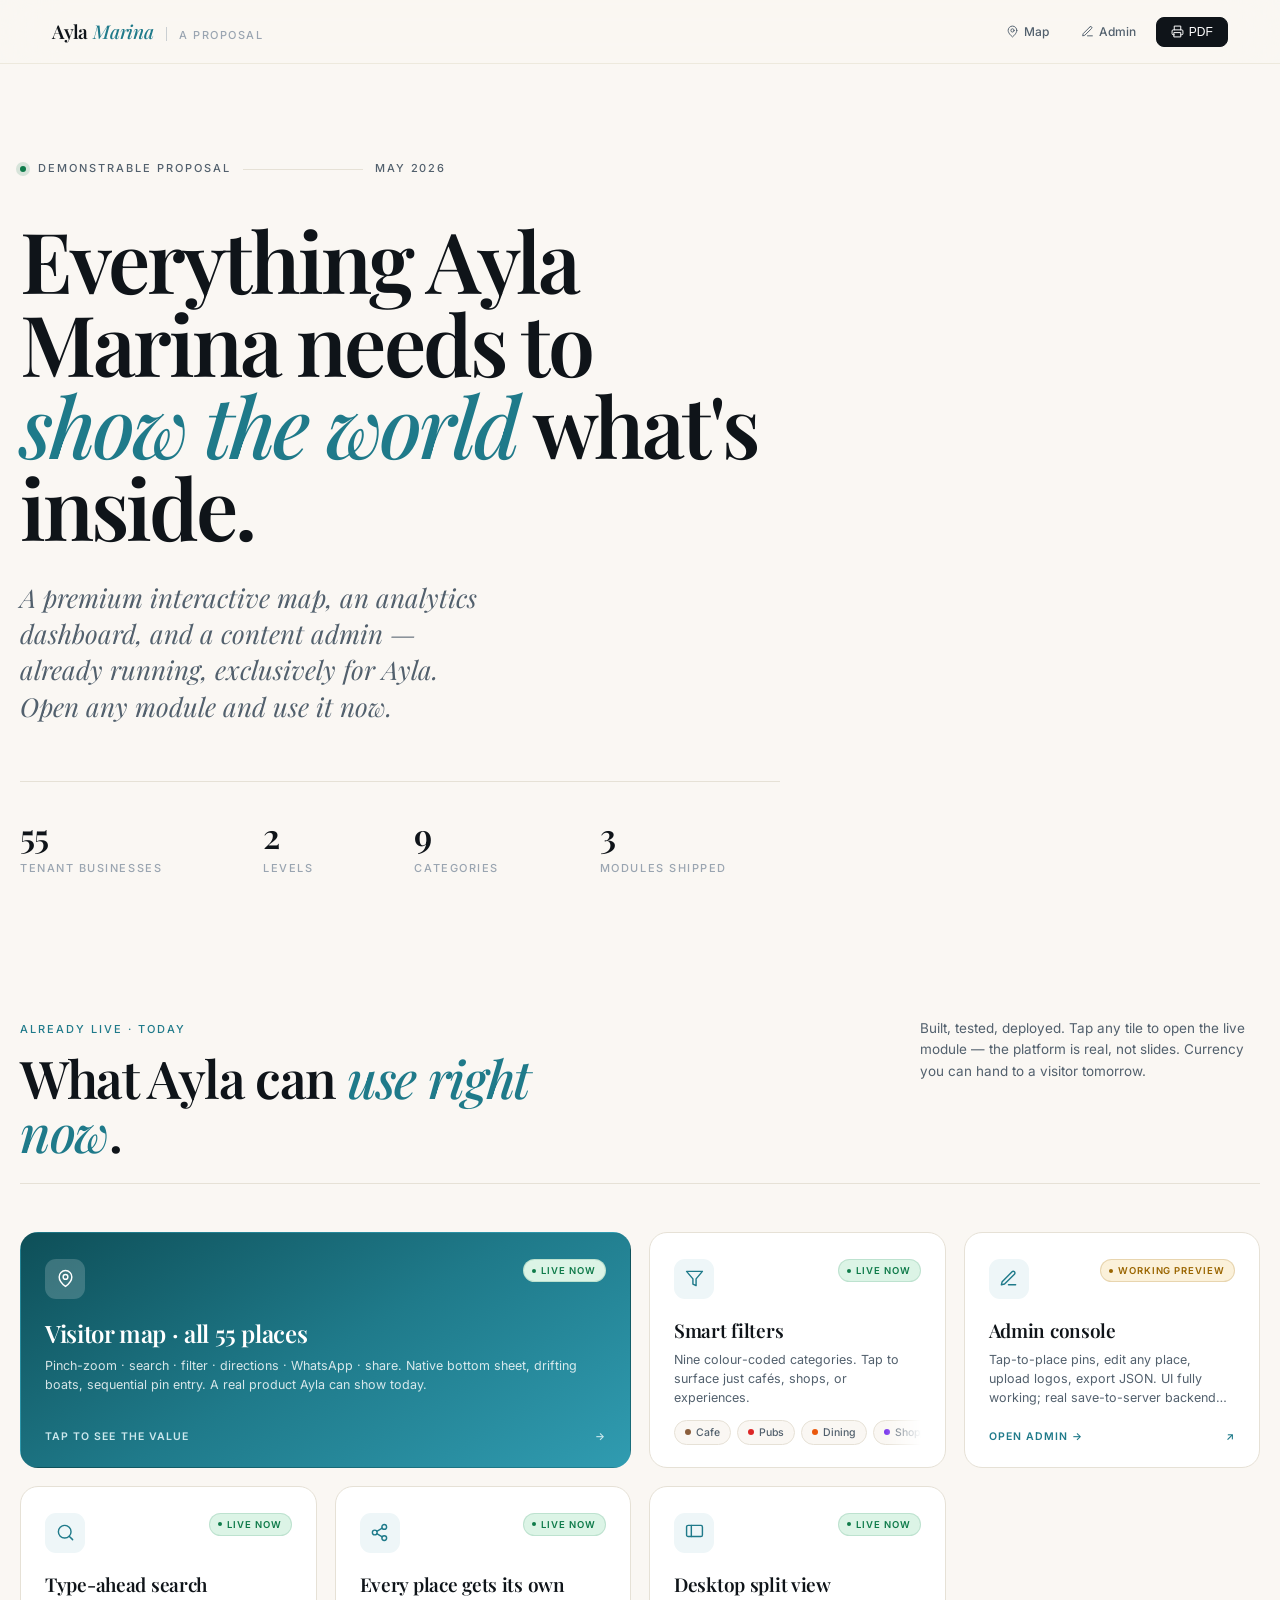
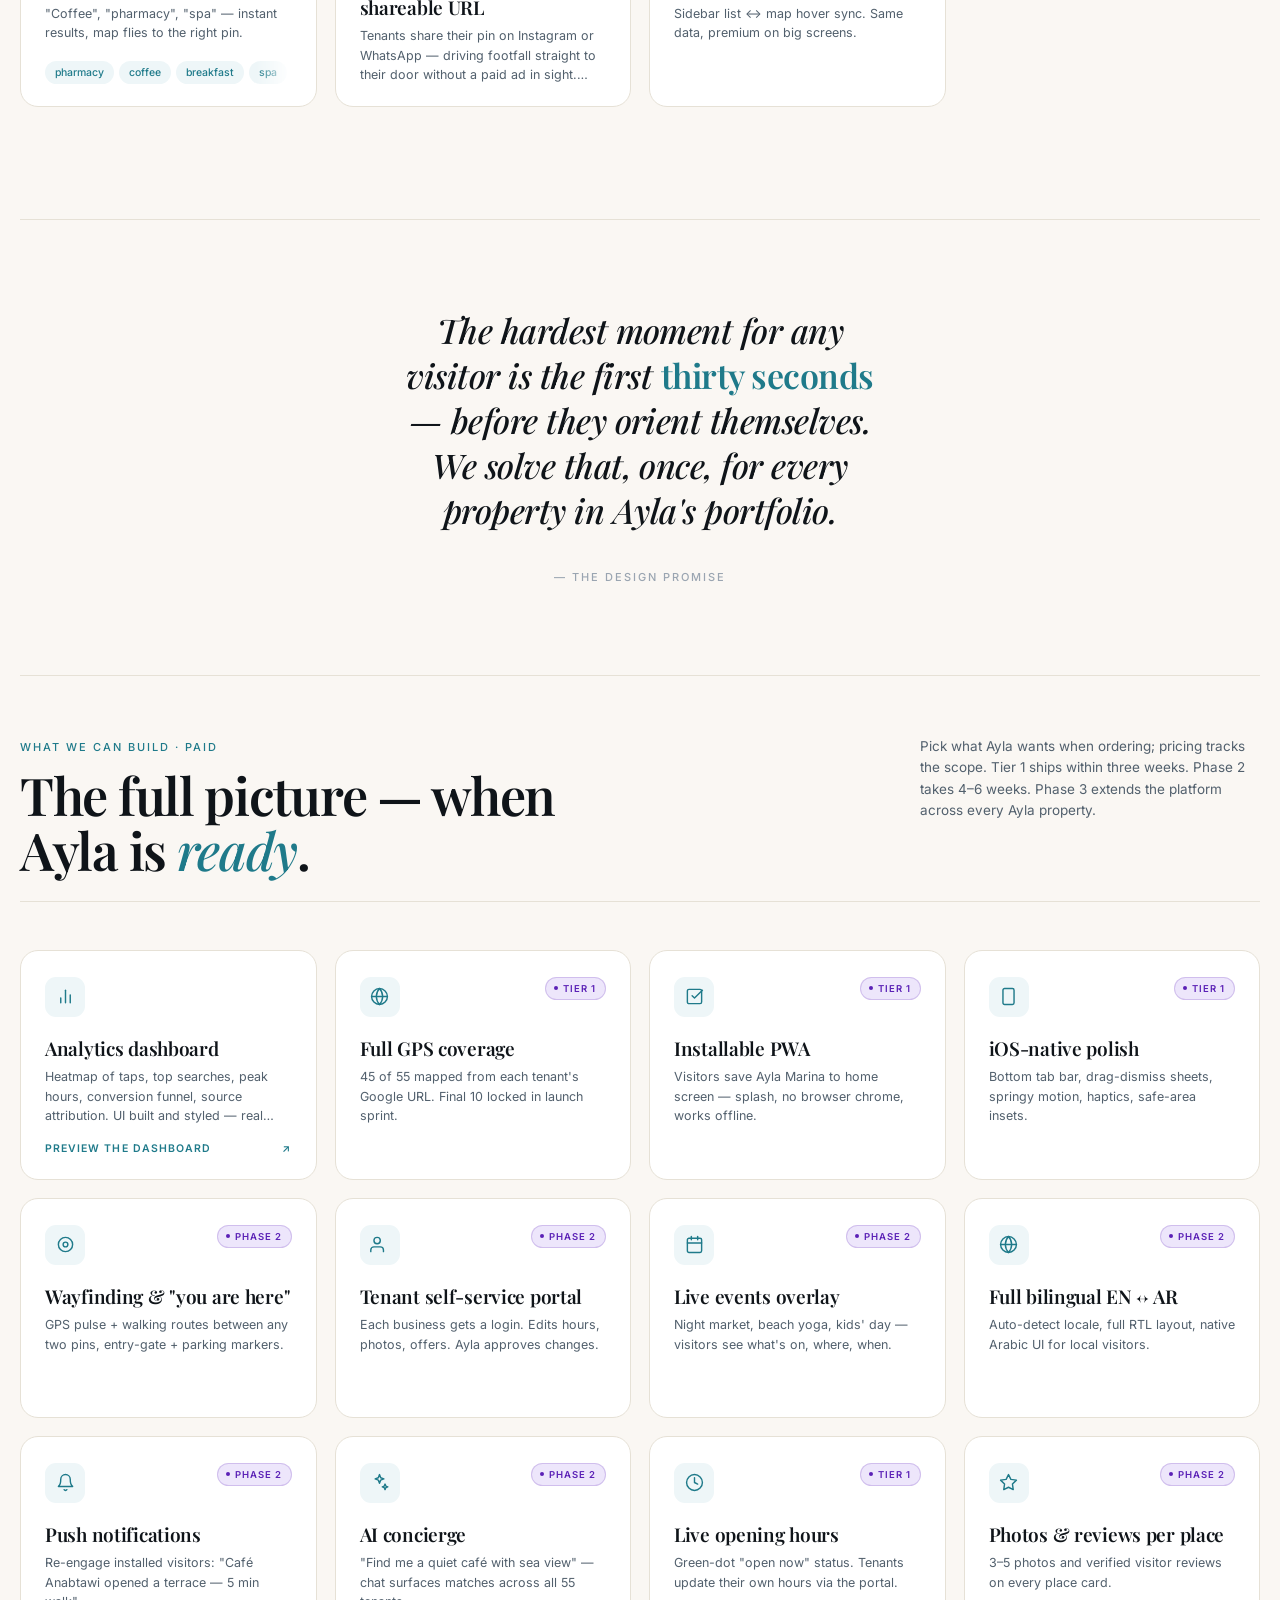
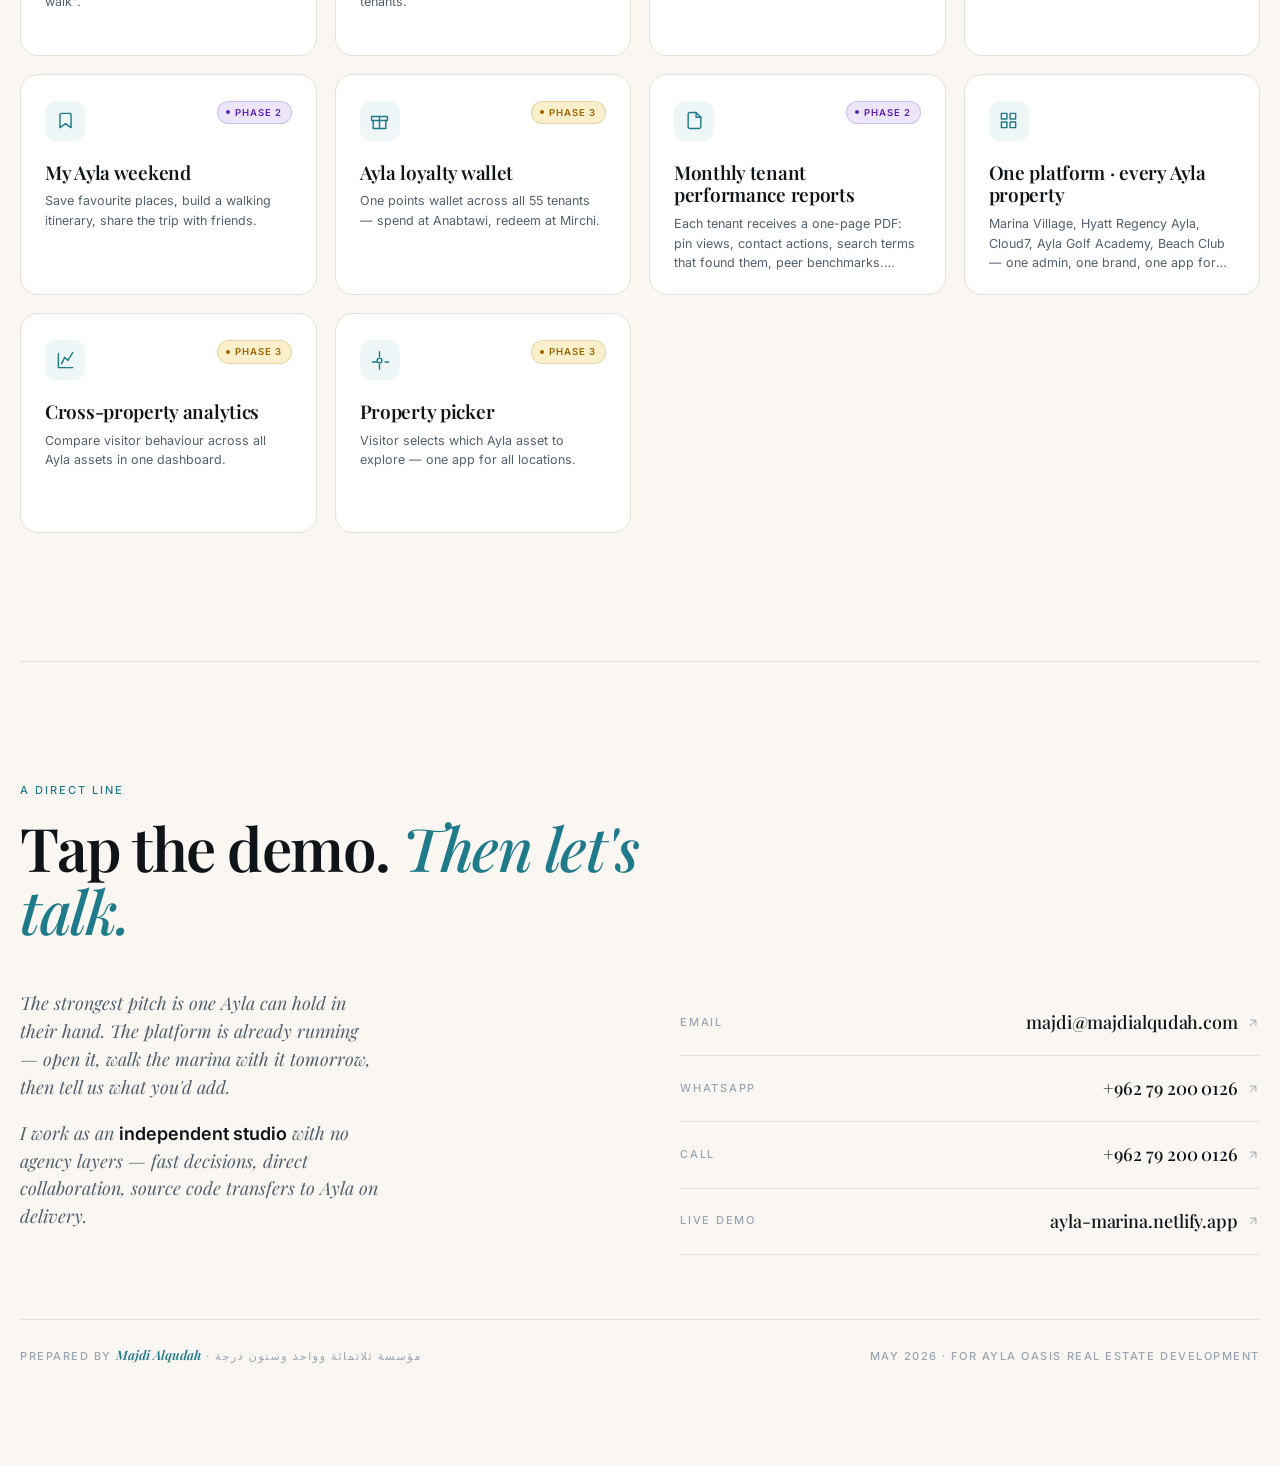
<file: pitch.html>
<!doctype html>
<html lang="en">
<head>
<meta charset="utf-8">
<meta name="viewport" content="width=device-width, initial-scale=1">
<meta name="theme-color" content="#3AB0C8">
<title>Ayla Marina · A proposal</title>
<link rel="preconnect" href="https://fonts.googleapis.com">
<link rel="preconnect" href="https://fonts.gstatic.com" crossorigin>
<link href="https://fonts.googleapis.com/css2?family=Inter:wght@300;400;500;600;700&family=Playfair+Display:ital,wght@0,500;0,600;0,700;1,500;1,600&display=swap" rel="stylesheet">
<style>
  :root{
    --aqua:#3AB0C8;
    --aqua-deep:#1F7A8A;
    --aqua-darker:#0E4F58;
    --aqua-soft:#CCE8ED;
    --aqua-mist:#EEF6F8;
    --cream:#FAF7F3;
    --cream-deep:#F1ECE3;
    --ink:#0F1419;
    --ink-2:#52606D;
    --ink-3:#9AA5B1;
    --line:#E6E1D6;
    --line-soft:#EDE9DD;
    --shipped:#0F7B4A;
    --shipped-soft:#DCF4E6;
    --paid:#5B21B6;
    --paid-soft:#EDE6FB;
    --future:#9A6500;
    --future-soft:#FCEFCB;
    --serif:'Playfair Display',Georgia,serif;
    --sans:'Inter',-apple-system,BlinkMacSystemFont,system-ui,sans-serif;
  }
  *,*::before,*::after{box-sizing:border-box}
  html{scroll-behavior:smooth}
  body{
    margin:0;padding:0;
    background:var(--cream);color:var(--ink);
    font-family:var(--sans);font-size:14px;line-height:1.62;
    -webkit-font-smoothing:antialiased;
    text-rendering:optimizeLegibility;
  }
  ::selection{background:var(--aqua-soft);color:var(--aqua-darker)}

  /* ============================================================
     Top bar
     ============================================================ */
  .top{
    position:sticky;top:0;z-index:50;
    background:rgba(250,247,243,.86);
    backdrop-filter:blur(28px) saturate(1.4);
    -webkit-backdrop-filter:blur(28px) saturate(1.4);
    border-bottom:1px solid var(--line-soft);
  }
  .top-inner{
    max-width:1240px;margin:0 auto;
    padding:14px 32px;
    display:flex;align-items:center;justify-content:space-between;gap:24px;
  }
  .wordmark{
    font-family:var(--serif);font-weight:600;font-size:19px;
    letter-spacing:-.01em;color:var(--ink);
  }
  .wordmark em{font-style:italic;font-weight:500;color:var(--aqua-deep)}
  .wordmark .sep{
    display:inline-block;width:1px;height:14px;background:var(--ink-3);opacity:.5;
    margin:0 12px;vertical-align:middle;
  }
  .wordmark .meta{font-family:var(--sans);font-style:normal;font-weight:500;font-size:11px;letter-spacing:.14em;text-transform:uppercase;color:var(--ink-3)}
  .top-actions{display:flex;gap:6px;flex-wrap:wrap;align-items:center}
  .top-actions a,.top-actions button{
    border:1px solid transparent;background:transparent;color:var(--ink-2);
    padding:7px 12px;border-radius:8px;
    font-size:12px;font-weight:500;letter-spacing:.01em;cursor:pointer;
    display:inline-flex;align-items:center;gap:5px;
    text-decoration:none;
    transition:color 160ms,background 160ms,border-color 160ms;
  }
  .top-actions a:hover,.top-actions button:hover{color:var(--ink);background:rgba(15,20,25,.04)}
  .top-actions .pdf{
    background:var(--ink);color:#fff;border-color:var(--ink);
    padding:7px 14px;
  }
  .top-actions .pdf:hover{background:var(--aqua-darker);color:#fff;border-color:var(--aqua-darker)}
  .top-actions svg{width:13px;height:13px}

  /* ============================================================
     Layout
     ============================================================ */
  .wrap{max-width:1240px;margin:0 auto;padding:0 32px}

  /* ============================================================
     Hero — editorial title page
     ============================================================ */
  .hero{
    padding:96px 0 80px;
    text-align:left;
    position:relative;
  }
  .hero-eyebrow{
    display:flex;align-items:center;gap:12px;
    font-size:11px;font-weight:500;letter-spacing:.18em;text-transform:uppercase;
    color:var(--ink-2);margin-bottom:40px;
  }
  .hero-eyebrow .rule{flex:1;max-width:120px;height:1px;background:var(--line);display:inline-block}
  .hero-eyebrow .dot{
    width:6px;height:6px;border-radius:50%;background:var(--shipped);
    box-shadow:0 0 0 4px rgba(15,123,74,.15);
    animation:pulse 2.4s ease-in-out infinite;
  }
  @keyframes pulse{50%{box-shadow:0 0 0 4px rgba(15,123,74,.05)}}
  .hero h1{
    font-family:var(--serif);font-weight:600;
    font-size:clamp(48px,7vw,84px);
    letter-spacing:-.035em;line-height:0.98;
    margin:0 0 32px;color:var(--ink);
    max-width:14ch;
  }
  .hero h1 em{font-style:italic;font-weight:500;color:var(--aqua-deep)}
  .hero-lede{
    font-family:var(--serif);font-style:italic;font-weight:400;
    font-size:clamp(20px,2.2vw,26px);line-height:1.4;
    color:var(--ink-2);margin:0 0 56px;
    max-width:32ch;
  }
  .hero-meta{
    display:grid;grid-template-columns:repeat(4,auto);gap:48px;
    padding-top:36px;border-top:1px solid var(--line);
    max-width:760px;
  }
  .hero-meta .k{
    font-family:var(--serif);font-weight:600;font-size:34px;letter-spacing:-.02em;
    color:var(--ink);line-height:1;
  }
  .hero-meta .l{
    font-size:11px;letter-spacing:.14em;text-transform:uppercase;
    color:var(--ink-3);font-weight:500;margin-top:8px;
  }

  /* ============================================================
     Section header
     ============================================================ */
  .section{padding:60px 0 24px}
  .section-head{
    display:flex;align-items:baseline;justify-content:space-between;gap:40px;
    margin-bottom:48px;padding-bottom:24px;border-bottom:1px solid var(--line);
    flex-wrap:wrap;
  }
  .section-head .left{flex:1;min-width:0}
  .section-eyebrow{
    font-size:11px;font-weight:500;letter-spacing:.18em;text-transform:uppercase;
    color:var(--aqua-deep);margin:0 0 12px;
  }
  .section-head h2{
    font-family:var(--serif);font-weight:600;
    font-size:clamp(36px,4.5vw,52px);letter-spacing:-.025em;line-height:1.04;
    margin:0;color:var(--ink);max-width:18ch;
  }
  .section-head h2 em{font-style:italic;font-weight:500;color:var(--aqua-deep)}
  .section-head .right{
    max-width:340px;font-size:13.5px;color:var(--ink-2);line-height:1.6;
  }

  /* ============================================================
     Pull quote / manifesto
     ============================================================ */
  .manifesto{
    padding:88px 0;text-align:center;
    border-top:1px solid var(--line);border-bottom:1px solid var(--line);
    margin-top:64px;
  }
  .manifesto p{
    font-family:var(--serif);font-weight:500;font-style:italic;
    font-size:clamp(24px,3vw,34px);line-height:1.32;
    margin:0 auto;max-width:24ch;color:var(--ink);
    letter-spacing:-.015em;
  }
  .manifesto p em{font-style:normal;color:var(--aqua-deep);font-weight:600}
  .manifesto-sig{
    display:block;margin:36px auto 0;
    font-size:11px;letter-spacing:.18em;text-transform:uppercase;
    color:var(--ink-3);font-style:normal;font-family:var(--sans);font-weight:500;
  }
  .manifesto-sig::before{content:'—  ';color:var(--ink-3)}

  /* ============================================================
     Status pills
     ============================================================ */
  .pill{
    display:inline-flex;align-items:center;gap:5px;
    padding:3px 9px 3px 8px;border-radius:999px;
    font-size:9.5px;font-weight:600;letter-spacing:.10em;text-transform:uppercase;
    border:1px solid transparent;
  }
  .pill::before{content:'';width:4px;height:4px;border-radius:50%;background:currentColor;flex-shrink:0}
  .pill-live{background:var(--shipped-soft);color:var(--shipped);border-color:rgba(15,123,74,.15)}
  .pill-preview{background:#FBF1DA;color:var(--future);border-color:rgba(154,101,0,.2)}
  .pill-paid{background:var(--paid-soft);color:var(--paid);border-color:rgba(91,33,182,.2)}
  .pill-future{background:var(--future-soft);color:var(--future);border-color:rgba(154,101,0,.2)}

  .legend{
    display:inline-flex;gap:18px;flex-wrap:wrap;font-size:12px;color:var(--ink-2);
    align-items:center;
  }

  /* ============================================================
     Uniform card grid — clean, predictable
     ============================================================ */
  .bento{
    display:grid;
    grid-template-columns:repeat(3,1fr);
    gap:18px;
    margin-bottom:24px;
  }
  @media (min-width:1100px){ .bento{grid-template-columns:repeat(4,1fr)} }

  .card{
    position:relative;
    background:#fff;border:1px solid var(--line);
    border-radius:18px;padding:26px 24px 22px;
    min-height:220px;
    display:flex;flex-direction:column;
    transition:transform 320ms cubic-bezier(.22,1,.36,1),border-color 320ms,box-shadow 320ms;
    text-decoration:none;color:inherit;cursor:pointer;
    overflow:hidden;
  }
  .card:hover{
    transform:translateY(-3px);
    border-color:var(--aqua-soft);
    box-shadow:0 18px 36px -14px rgba(15,20,25,.12),0 4px 10px rgba(15,20,25,.04);
  }
  .card-head{display:flex;justify-content:space-between;align-items:flex-start;gap:14px}
  .card-icon{
    width:40px;height:40px;border-radius:11px;
    background:var(--aqua-mist);color:var(--aqua-deep);
    display:flex;align-items:center;justify-content:center;
    flex-shrink:0;
  }
  .card-icon svg{width:19px;height:19px;stroke-width:1.8}
  .card h3{
    font-family:var(--serif);font-weight:600;font-size:19px;letter-spacing:-.015em;
    margin:20px 0 8px;color:var(--ink);line-height:1.2;
  }
  .card p{
    font-size:12.5px;color:var(--ink-2);line-height:1.55;margin:0;
    display:-webkit-box;-webkit-line-clamp:3;-webkit-box-orient:vertical;overflow:hidden;
  }
  .card-foot{
    margin-top:auto;padding-top:14px;
    display:flex;justify-content:space-between;align-items:center;
    font-size:10.5px;font-weight:600;letter-spacing:.10em;text-transform:uppercase;color:var(--aqua-deep);
  }
  .card-foot .arrow{transition:transform 280ms ease-out}
  .card:hover .card-foot .arrow{transform:translateX(4px)}

  /* Featured tile: same dimensions, brand gradient — only the visitor map */
  .card.featured{
    background:linear-gradient(150deg,var(--aqua-darker) 0%,var(--aqua-deep) 50%,var(--aqua) 130%);
    color:#fff;border-color:transparent;
    grid-column:span 2;
  }
  @media (min-width:1100px){ .card.featured{grid-column:span 2} }
  .card.featured::before{
    content:'';position:absolute;inset:0;
    background:radial-gradient(ellipse 70% 60% at 80% 90%,rgba(255,255,255,.14),transparent 70%);
    pointer-events:none;
  }
  .card.featured>*{position:relative;z-index:1}
  .card.featured .card-icon{background:rgba(255,255,255,.18);color:#fff}
  .card.featured h3{font-size:24px;color:#fff}
  .card.featured p{color:rgba(255,255,255,.82);font-size:13.5px;-webkit-line-clamp:4}
  .card.featured .card-foot{color:#CCE8ED}

  /* All legacy size classes collapse to the same uniform card */
  .card.sm,.card.md,.card.lg,.card.xl,.card.full,.card.hero-card,.card.accent,.card.tall{
    grid-column:span 1;grid-row:auto;
    background:#fff;color:inherit;border-color:var(--line);
    padding:26px 24px 22px;
  }
  .card.hero-card,.card.featured{grid-column:span 2}
  .card.hero-card{
    background:linear-gradient(150deg,var(--aqua-darker) 0%,var(--aqua-deep) 50%,var(--aqua) 130%);
    color:#fff;border-color:transparent;
  }
  .card.hero-card .card-icon{background:rgba(255,255,255,.18);color:#fff}
  .card.hero-card h3{color:#fff;font-size:24px}
  .card.hero-card p{color:rgba(255,255,255,.82);-webkit-line-clamp:4}
  .card.hero-card .card-foot{color:#CCE8ED}

  /* Mini visualisations inside cards */
  .mini-bars{display:flex;gap:4px;align-items:flex-end;height:40px;margin-top:auto;padding-top:10px}
  .mini-bars span{
    flex:1;background:linear-gradient(180deg,var(--aqua),var(--aqua-deep));
    border-radius:3px 3px 0 0;
  }
  .mini-chips{
    display:flex;gap:6px;margin-top:auto;padding-top:12px;
    flex-wrap:nowrap;overflow:hidden;
    mask-image:linear-gradient(to right,#000 calc(100% - 36px),transparent);
    -webkit-mask-image:linear-gradient(to right,#000 calc(100% - 36px),transparent);
  }
  .mini-chips span{
    flex-shrink:0;
    display:inline-flex;align-items:center;gap:5px;
    background:var(--cream);border:1px solid var(--line);
    padding:3px 10px;border-radius:999px;
    font-size:10.5px;font-weight:500;color:var(--ink-2);white-space:nowrap;
  }
  .mini-chips i{width:6px;height:6px;border-radius:50%;background:var(--c);flex-shrink:0}
  .mini-pills{
    display:flex;gap:5px;margin-top:auto;padding-top:12px;
    flex-wrap:nowrap;overflow:hidden;
    mask-image:linear-gradient(to right,#000 calc(100% - 36px),transparent);
    -webkit-mask-image:linear-gradient(to right,#000 calc(100% - 36px),transparent);
  }
  .mini-pills span{
    flex-shrink:0;background:var(--aqua-mist);color:var(--aqua-deep);
    font-size:10.5px;font-weight:500;padding:3px 10px;border-radius:999px;white-space:nowrap;
  }
  .mini-rows{display:flex;flex-direction:column;gap:6px;margin-top:auto;padding-top:12px}
  .mini-rows span{
    display:flex;align-items:center;gap:8px;font-size:11.5px;color:var(--ink-2);
    padding:5px 10px;background:var(--cream);border-radius:8px;border:1px solid var(--line);
  }
  .mini-rows i{width:7px;height:7px;border-radius:50%;background:var(--c);flex-shrink:0}
  .mini-mock{
    height:46px;margin-top:auto;border-radius:10px;
    background:radial-gradient(circle at 30% 35%,rgba(255,87,87,.5),transparent 28%),
               radial-gradient(circle at 60% 60%,rgba(58,176,200,.45),transparent 28%),
               linear-gradient(135deg,var(--aqua-mist) 0%,var(--cream-deep) 100%);
    border:1px solid var(--line);
  }

  /* ============================================================
     Closing / contact — magazine style
     ============================================================ */
  .close{
    padding:120px 0 100px;
    text-align:left;
    border-top:1px solid var(--line);margin-top:80px;
  }
  .close-eyebrow{
    font-size:11px;font-weight:500;letter-spacing:.18em;text-transform:uppercase;
    color:var(--aqua-deep);margin:0 0 16px;
  }
  .close h2{
    font-family:var(--serif);font-weight:600;
    font-size:clamp(40px,5vw,60px);letter-spacing:-.025em;line-height:1.05;
    margin:0 0 32px;color:var(--ink);max-width:18ch;
  }
  .close h2 em{font-style:italic;font-weight:500;color:var(--aqua-deep)}
  .close-grid{
    display:grid;grid-template-columns:1fr 1fr;gap:80px;margin-top:48px;
    align-items:start;
  }
  .close-prose p{
    font-family:var(--serif);font-style:italic;font-weight:400;font-size:18px;
    color:var(--ink-2);line-height:1.55;margin:0 0 18px;max-width:36ch;
  }
  .close-prose strong{font-style:normal;font-weight:600;font-family:var(--sans);color:var(--ink)}
  .close-card{
    display:flex;flex-direction:column;gap:0;
  }
  .close-row{
    display:flex;justify-content:space-between;align-items:center;
    padding:18px 0;border-bottom:1px solid var(--line);
    text-decoration:none;color:inherit;
    transition:color 200ms;
  }
  .close-row:last-child{border-bottom:1px solid var(--line)}
  .close-row .lbl{
    font-size:11px;letter-spacing:.16em;text-transform:uppercase;font-weight:500;color:var(--ink-3);
  }
  .close-row .val{
    font-family:var(--serif);font-weight:500;font-size:18px;color:var(--ink);letter-spacing:-.005em;
    display:inline-flex;align-items:center;gap:8px;
  }
  .close-row:hover .val{color:var(--aqua-deep)}
  .close-row svg{width:14px;height:14px;color:var(--ink-3);transition:transform 240ms,color 240ms}
  .close-row:hover svg{color:var(--aqua-deep);transform:translateX(3px)}
  .close-sig{
    margin-top:64px;padding-top:24px;border-top:1px solid var(--line);
    display:flex;justify-content:space-between;align-items:baseline;flex-wrap:wrap;gap:16px;
    font-size:11px;letter-spacing:.14em;text-transform:uppercase;color:var(--ink-3);font-weight:500;
  }
  .close-sig em{font-style:italic;color:var(--aqua-deep);font-weight:600;letter-spacing:0;font-size:13px;font-family:var(--serif);text-transform:none}

  /* ============================================================
     Center modal popup
     ============================================================ */
  .drawer-back{
    position:fixed;inset:0;z-index:60;
    background:rgba(15,20,25,0.55);
    backdrop-filter:blur(6px);-webkit-backdrop-filter:blur(6px);
    opacity:0;visibility:hidden;
    transition:opacity 280ms,visibility 280ms;
  }
  .drawer-back.show{opacity:1;visibility:visible}
  .drawer{
    position:fixed;top:50%;left:50%;
    transform:translate(-50%,calc(-50% + 20px)) scale(.96);
    z-index:65;
    width:min(640px,calc(100vw - 32px));
    max-height:min(86dvh,720px);
    background:var(--cream);
    border-radius:24px;
    box-shadow:0 60px 120px -20px rgba(15,20,25,.45),0 8px 24px rgba(15,20,25,.12);
    transition:transform 380ms cubic-bezier(.34,1.3,.45,1),opacity 320ms;
    display:flex;flex-direction:column;
    overflow:hidden;
    opacity:0;visibility:hidden;
  }
  .drawer.show{
    transform:translate(-50%,-50%) scale(1);
    opacity:1;visibility:visible;
  }
  .drawer-head{
    padding:24px 28px 18px;
    display:flex;justify-content:space-between;align-items:flex-start;
    gap:16px;border-bottom:1px solid var(--line);
  }
  .drawer-icon{
    width:48px;height:48px;border-radius:14px;
    background:var(--aqua-mist);color:var(--aqua-deep);
    display:flex;align-items:center;justify-content:center;flex-shrink:0;
  }
  .drawer-icon svg{width:22px;height:22px;stroke-width:1.8}
  .drawer-titles{flex:1;min-width:0}
  .drawer-titles h2{
    font-family:var(--serif);font-weight:600;font-size:26px;letter-spacing:-.02em;line-height:1.15;
    margin:8px 0 0;color:var(--ink);
  }
  .drawer-close{
    width:36px;height:36px;border-radius:50%;
    background:#fff;border:1px solid var(--line);
    display:flex;align-items:center;justify-content:center;
    cursor:pointer;color:var(--ink-2);flex-shrink:0;
    transition:background 160ms;
  }
  .drawer-close:hover{background:var(--cream-deep)}
  .drawer-close svg{width:16px;height:16px}
  .drawer-body{flex:1;overflow-y:auto;padding:8px 28px 28px}
  .drawer-section{padding:22px 0;border-bottom:1px solid var(--line-soft)}
  .drawer-section:last-child{border-bottom:0}
  .drawer-section .eb{
    font-size:10.5px;letter-spacing:.18em;text-transform:uppercase;font-weight:600;
    color:var(--aqua-deep);margin:0 0 12px;
  }
  .drawer-section p{
    font-size:14.5px;line-height:1.65;color:#374151;margin:0 0 10px;
  }
  .drawer-section p:last-child{margin-bottom:0}
  .drawer-section strong{color:var(--ink);font-weight:600}

  /* ROI band — big numeric callout */
  .roi-grid{display:grid;grid-template-columns:1fr 1fr;gap:14px;margin-top:14px}
  .roi-item{
    background:#fff;border:1px solid var(--line);
    border-radius:14px;padding:16px 18px;
  }
  .roi-num{
    font-family:var(--serif);font-weight:600;font-size:30px;letter-spacing:-.025em;
    color:var(--aqua-deep);line-height:1;
  }
  .roi-num small{font-size:14px;color:var(--ink-2);font-weight:500;margin-left:4px;letter-spacing:0}
  .roi-lbl{
    font-size:11px;letter-spacing:.10em;text-transform:uppercase;color:var(--ink-2);
    font-weight:600;margin-top:8px;line-height:1.4;
  }

  /* CTA inside drawer */
  .drawer-cta{
    display:inline-flex;align-items:center;gap:8px;
    background:var(--ink);color:#fff;
    padding:14px 22px;border-radius:12px;
    font-size:13px;font-weight:600;letter-spacing:.02em;
    text-decoration:none;cursor:pointer;border:0;
    transition:background 200ms,transform 200ms;
    margin-top:18px;
  }
  .drawer-cta:hover{background:var(--aqua-darker);transform:translateY(-1px)}
  .drawer-cta svg{width:15px;height:15px}
  .drawer-cta.ghost{background:transparent;color:var(--ink);border:1px solid var(--line)}
  .drawer-cta.ghost:hover{background:#fff;transform:translateY(-1px)}

  /* Story bullets inside drawer */
  .drawer-list{list-style:none;padding:0;margin:0}
  .drawer-list li{
    position:relative;padding:10px 0 10px 22px;
    font-size:14px;line-height:1.55;color:#374151;
    border-bottom:1px solid var(--line-soft);
  }
  .drawer-list li:last-child{border-bottom:0}
  .drawer-list li::before{
    content:'';position:absolute;left:0;top:18px;
    width:6px;height:6px;border-radius:50%;background:var(--aqua-deep);
  }

  /* Tap-hint badge on tiles */
  .card .tap-hint{
    position:absolute;bottom:14px;right:18px;
    font-size:10px;letter-spacing:.12em;text-transform:uppercase;
    color:var(--ink-3);opacity:0;
    transition:opacity 240ms;pointer-events:none;
  }
  a.card:hover .tap-hint,.card:hover .tap-hint{opacity:.8}
  .card.hero-card .tap-hint,.card.accent .tap-hint{color:rgba(255,255,255,.7)}

  @media (max-width:600px){
    .drawer{
      width:100vw;height:100dvh;max-height:100dvh;
      border-radius:0;
      top:0;left:0;transform:translate(0,30px) scale(1);
    }
    .drawer.show{transform:translate(0,0) scale(1)}
    .drawer-head{padding:18px 22px 14px;padding-top:max(18px,env(safe-area-inset-top,18px))}
    .drawer-body{padding:6px 22px 32px}
    .drawer-titles h2{font-size:22px}
  }

  /* ============================================================
     Print
     ============================================================ */
  @media print{
    .top{display:none}
    body{background:#fff}
    .hero,.section,.close,.manifesto{break-inside:auto}
    .card{break-inside:avoid;box-shadow:none !important}
    .card.hero-card,.card.accent{break-inside:avoid}
  }
  @page{size:A4;margin:18mm}

  /* ============================================================
     Mobile
     ============================================================ */
  @media (max-width:880px){
    .top-inner{padding:12px 18px}
    .wordmark .sep,.wordmark .meta{display:none}
    .wrap{padding:0 20px}
    .hero{padding:56px 0 48px}
    .hero h1{font-size:42px;letter-spacing:-.03em}
    .hero-lede{font-size:17px}
    .hero-meta{grid-template-columns:repeat(2,1fr);gap:24px}
    .hero-meta .k{font-size:26px}
    .section{padding:40px 0 16px}
    .section-head{flex-direction:column;align-items:stretch;gap:18px;margin-bottom:28px}
    .section-head h2{font-size:30px}
    .section-head .right{max-width:none}
    .bento{grid-template-columns:repeat(2,1fr);grid-auto-rows:auto;gap:12px}
    .card,.card.sm,.card.md,.card.lg,.card.xl,.card.full,.card.hero-card,.card.accent{
      grid-column:span 2;grid-row:auto;
      min-height:200px;
    }
    .card.hero-card{padding:28px}
    .card.hero-card h3{font-size:28px}
    .manifesto{padding:64px 0}
    .manifesto p{font-size:22px}
    .close{padding:64px 0 56px}
    .close h2{font-size:30px}
    .close-grid{grid-template-columns:1fr;gap:32px}
  }
</style>
</head>
<body>

<!-- ─────────── TOP BAR ─────────── -->
<header class="top">
  <div class="top-inner">
    <span class="wordmark">Ayla <em>Marina</em><span class="sep"></span><span class="meta">A proposal</span></span>
    <div class="top-actions">
      <a href="index.html" target="_blank">
        <svg viewBox="0 0 24 24" fill="none" stroke="currentColor" stroke-width="1.8" stroke-linecap="round" stroke-linejoin="round"><path d="M20 10c0 6-8 12-8 12s-8-6-8-12a8 8 0 0 1 16 0Z"/><circle cx="12" cy="10" r="3"/></svg>
        Map
      </a>
      <a href="admin.html" target="_blank">
        <svg viewBox="0 0 24 24" fill="none" stroke="currentColor" stroke-width="1.8" stroke-linecap="round" stroke-linejoin="round"><path d="M12 20h9"/><path d="M16.5 3.5a2.121 2.121 0 0 1 3 3L7 19l-4 1 1-4L16.5 3.5z"/></svg>
        Admin
      </a>
      <button class="pdf" onclick="window.print()">
        <svg viewBox="0 0 24 24" fill="none" stroke="currentColor" stroke-width="1.8" stroke-linecap="round" stroke-linejoin="round"><polyline points="6 9 6 2 18 2 18 9"/><path d="M6 18H4a2 2 0 0 1-2-2v-5a2 2 0 0 1 2-2h16a2 2 0 0 1 2 2v5a2 2 0 0 1-2 2h-2"/><rect x="6" y="14" width="12" height="8"/></svg>
        PDF
      </button>
    </div>
  </div>
</header>

<!-- ─────────── HERO ─────────── -->
<section class="hero wrap">
  <div class="hero-eyebrow">
    <span class="dot"></span>Demonstrable proposal
    <span class="rule"></span>
    May 2026
  </div>
  <h1>Everything Ayla Marina needs to <em>show the world</em> what's inside.</h1>
  <p class="hero-lede">A premium interactive map, an analytics dashboard, and a content admin — already running, exclusively for Ayla. Open any module and use it now.</p>
  <div class="hero-meta">
    <div><div class="k">55</div><div class="l">Tenant businesses</div></div>
    <div><div class="k">2</div><div class="l">Levels</div></div>
    <div><div class="k">9</div><div class="l">Categories</div></div>
    <div><div class="k">3</div><div class="l">Modules shipped</div></div>
  </div>
</section>

<!-- ─────────── LIVE NOW ─────────── -->
<section class="section wrap">
  <div class="section-head">
    <div class="left">
      <p class="section-eyebrow">Already live · today</p>
      <h2>What Ayla can <em>use right now</em>.</h2>
    </div>
    <div class="right">
      Built, tested, deployed. Tap any tile to open the live module — the platform is real, not slides. Currency you can hand to a visitor tomorrow.
    </div>
  </div>

  <div class="bento">

    <!-- HERO TILE: Visitor map -->
    <a class="card hero-card" data-feature="visitor-map">
      <div class="card-head">
        <div class="card-icon">
          <svg viewBox="0 0 24 24" fill="none" stroke="currentColor" stroke-linecap="round" stroke-linejoin="round"><path d="M20 10c0 6-8 12-8 12s-8-6-8-12a8 8 0 0 1 16 0Z"/><circle cx="12" cy="10" r="3"/></svg>
        </div>
        <span class="pill pill-live">Live now</span>
      </div>
      <h3>Visitor map · all 55 places</h3>
      <p>Pinch-zoom · search · filter · directions · WhatsApp · share. Native bottom sheet, drifting boats, sequential pin entry. A real product Ayla can show today.</p>
      <div class="card-foot">
        <span>Tap to see the value</span>
        <span class="arrow">→</span>
      </div>
    </a>

    <!-- Smart filters (4 col, 2 row) -->
    <a class="card md" data-feature="smart-filters">
      <div class="card-head">
        <div class="card-icon"><svg viewBox="0 0 24 24" fill="none" stroke="currentColor" stroke-linecap="round" stroke-linejoin="round"><polygon points="22 3 2 3 10 12.46 10 19 14 21 14 12.46 22 3"/></svg></div>
        <span class="pill pill-live">Live now</span>
      </div>
      <h3>Smart filters</h3>
      <p>Nine colour-coded categories. Tap to surface just cafés, shops, or experiences.</p>
      <div class="mini-chips">
        <span style="--c:#8B5E3C"><i></i>Cafe</span>
        <span style="--c:#DC2626"><i></i>Pubs</span>
        <span style="--c:#EA580C"><i></i>Dining</span>
        <span style="--c:#7C3AED"><i></i>Shopping</span>
        <span style="--c:#1E40AF"><i></i>Hotels</span>
      </div>
      <span class="tap-hint">Tap for value →</span>
    </a>

    <!-- Admin console (4 col, 2 row) -->
    <a class="card md" data-feature="admin">
      <div class="card-head">
        <div class="card-icon"><svg viewBox="0 0 24 24" fill="none" stroke="currentColor" stroke-linecap="round" stroke-linejoin="round"><path d="M12 20h9"/><path d="M16.5 3.5a2.121 2.121 0 0 1 3 3L7 19l-4 1 1-4L16.5 3.5z"/></svg></div>
        <span class="pill pill-preview">Working preview</span>
      </div>
      <h3>Admin console</h3>
      <p>Tap-to-place pins, edit any place, upload logos, export JSON. UI fully working; real save-to-server backend included in Tier 1.</p>
      <div class="card-foot">
        <span>Open admin →</span>
        <span class="arrow">↗</span>
      </div>
    </a>

    <!-- Search (4 col, 2 row) -->
    <a class="card md" data-feature="search">
      <div class="card-head">
        <div class="card-icon"><svg viewBox="0 0 24 24" fill="none" stroke="currentColor" stroke-linecap="round" stroke-linejoin="round"><circle cx="11" cy="11" r="8"/><line x1="21" y1="21" x2="16.65" y2="16.65"/></svg></div>
        <span class="pill pill-live">Live now</span>
      </div>
      <h3>Type-ahead search</h3>
      <p>"Coffee", "pharmacy", "spa" — instant results, map flies to the right pin.</p>
      <div class="mini-pills">
        <span>pharmacy</span><span>coffee</span><span>breakfast</span><span>spa</span><span>atm</span>
      </div>
      <span class="tap-hint">Tap for value →</span>
    </a>

    <!-- Each place is shareable (8 col, 2 row) -->
    <a class="card xl" data-feature="shareable">
      <div class="card-head">
        <div class="card-icon"><svg viewBox="0 0 24 24" fill="none" stroke="currentColor" stroke-linecap="round" stroke-linejoin="round"><circle cx="18" cy="5" r="3"/><circle cx="6" cy="12" r="3"/><circle cx="18" cy="19" r="3"/><line x1="8.59" y1="13.51" x2="15.42" y2="17.49"/><line x1="15.41" y1="6.51" x2="8.59" y2="10.49"/></svg></div>
        <span class="pill pill-live">Live now</span>
      </div>
      <h3>Every place gets its own shareable URL</h3>
      <p>Tenants share their pin on Instagram or WhatsApp — driving footfall straight to their door without a paid ad in sight. Each link previews beautifully with the place's logo and category.</p>
      <span class="tap-hint">Tap for value →</span>
    </a>

    <!-- Desktop split view -->
    <a class="card md" data-feature="desktop">
      <div class="card-head">
        <div class="card-icon"><svg viewBox="0 0 24 24" fill="none" stroke="currentColor" stroke-linecap="round" stroke-linejoin="round"><rect x="2" y="3" width="20" height="14" rx="2"/><line x1="8" y1="3" x2="8" y2="17"/></svg></div>
        <span class="pill pill-live">Live now</span>
      </div>
      <h3>Desktop split view</h3>
      <p>Sidebar list ↔ map hover sync. Same data, premium on big screens.</p>
      <span class="tap-hint">Tap for value →</span>
    </a>

  </div>
</section>

<!-- ─────────── MANIFESTO ─────────── -->
<section class="manifesto wrap">
  <p>
    The hardest moment for any visitor is the first <em>thirty seconds</em> — before they orient themselves. We solve that, once, for every property in Ayla's portfolio.
  </p>
  <span class="manifesto-sig">The design promise</span>
</section>

<!-- ─────────── WHAT WE CAN BUILD ─────────── -->
<section class="section wrap">
  <div class="section-head">
    <div class="left">
      <p class="section-eyebrow">What we can build · paid</p>
      <h2>The full picture — when Ayla is <em>ready</em>.</h2>
    </div>
    <div class="right">
      Pick what Ayla wants when ordering; pricing tracks the scope. Tier 1 ships within three weeks. Phase 2 takes 4–6 weeks. Phase 3 extends the platform across every Ayla property.
    </div>
  </div>

  <div class="bento">

    <!-- ACCENT: Analytics dashboard (Phase 2 paid) -->
    <a class="card accent accent-paid" data-feature="analytics">
      <div class="card-head">
        <div class="card-icon">
          <svg viewBox="0 0 24 24" fill="none" stroke="currentColor" stroke-linecap="round" stroke-linejoin="round"><line x1="18" y1="20" x2="18" y2="10"/><line x1="12" y1="20" x2="12" y2="4"/><line x1="6" y1="20" x2="6" y2="14"/></svg>
        </div>
        <span class="pill pill-paid" style="background:rgba(255,255,255,.16);color:#fff;border-color:rgba(255,255,255,.2)">Phase 2 · paid</span>
      </div>
      <h3>Analytics dashboard</h3>
      <p>Heatmap of taps, top searches, peak hours, conversion funnel, source attribution. UI built and styled — real visitor telemetry wired up at Tier 2.</p>
      <div class="card-foot">
        <span>Preview the dashboard</span>
        <span class="arrow">↗</span>
      </div>
    </a>

    <!-- Tier 1: GPS coverage -->
    <a class="card sm" data-feature="gps">
      <div class="card-head">
        <div class="card-icon"><svg viewBox="0 0 24 24" fill="none" stroke="currentColor" stroke-linecap="round" stroke-linejoin="round"><circle cx="12" cy="12" r="10"/><line x1="2" y1="12" x2="22" y2="12"/><path d="M12 2a15.3 15.3 0 0 1 4 10 15.3 15.3 0 0 1-4 10 15.3 15.3 0 0 1-4-10 15.3 15.3 0 0 1 4-10z"/></svg></div>
        <span class="pill pill-paid">Tier 1</span>
      </div>
      <h3>Full GPS coverage</h3>
      <p>45 of 55 mapped from each tenant's Google URL. Final 10 locked in launch sprint.</p>
      <span class="tap-hint">Tap for value →</span>
    </a>

    <!-- Tier 1: PWA installable -->
    <a class="card sm" data-feature="pwa">
      <div class="card-head">
        <div class="card-icon"><svg viewBox="0 0 24 24" fill="none" stroke="currentColor" stroke-linecap="round" stroke-linejoin="round"><rect x="3" y="3" width="18" height="18" rx="2"/><polyline points="9 11 12 14 22 4"/></svg></div>
        <span class="pill pill-paid">Tier 1</span>
      </div>
      <h3>Installable PWA</h3>
      <p>Visitors save Ayla Marina to home screen — splash, no browser chrome, works offline.</p>
      <span class="tap-hint">Tap for value →</span>
    </a>

    <!-- Tier 1: iOS feel -->
    <a class="card sm" data-feature="ios">
      <div class="card-head">
        <div class="card-icon"><svg viewBox="0 0 24 24" fill="none" stroke="currentColor" stroke-linecap="round" stroke-linejoin="round"><rect x="5" y="2" width="14" height="20" rx="2"/></svg></div>
        <span class="pill pill-paid">Tier 1</span>
      </div>
      <h3>iOS-native polish</h3>
      <p>Bottom tab bar, drag-dismiss sheets, springy motion, haptics, safe-area insets.</p>
      <span class="tap-hint">Tap for value →</span>
    </a>

    <!-- Phase 2: GPS wayfinding -->
    <a class="card sm" data-feature="wayfinding">
      <div class="card-head">
        <div class="card-icon"><svg viewBox="0 0 24 24" fill="none" stroke="currentColor" stroke-linecap="round" stroke-linejoin="round"><circle cx="12" cy="12" r="3"/><circle cx="12" cy="12" r="9"/></svg></div>
        <span class="pill pill-paid">Phase 2</span>
      </div>
      <h3>Wayfinding & "you are here"</h3>
      <p>GPS pulse + walking routes between any two pins, entry-gate + parking markers.</p>
      <span class="tap-hint">Tap for value →</span>
    </a>

    <!-- Phase 2: Tenant portal -->
    <a class="card sm" data-feature="tenant-portal">
      <div class="card-head">
        <div class="card-icon"><svg viewBox="0 0 24 24" fill="none" stroke="currentColor" stroke-linecap="round" stroke-linejoin="round"><path d="M17 21v-2a4 4 0 0 0-4-4H5a4 4 0 0 0-4 4v2"/><circle cx="9" cy="7" r="4"/></svg></div>
        <span class="pill pill-paid">Phase 2</span>
      </div>
      <h3>Tenant self-service portal</h3>
      <p>Each business gets a login. Edits hours, photos, offers. Ayla approves changes.</p>
      <span class="tap-hint">Tap for value →</span>
    </a>

    <!-- Phase 2: Events overlay -->
    <a class="card sm" data-feature="events">
      <div class="card-head">
        <div class="card-icon"><svg viewBox="0 0 24 24" fill="none" stroke="currentColor" stroke-linecap="round" stroke-linejoin="round"><rect x="3" y="4" width="18" height="18" rx="2"/><line x1="16" y1="2" x2="16" y2="6"/><line x1="8" y1="2" x2="8" y2="6"/><line x1="3" y1="10" x2="21" y2="10"/></svg></div>
        <span class="pill pill-paid">Phase 2</span>
      </div>
      <h3>Live events overlay</h3>
      <p>Night market, beach yoga, kids' day — visitors see what's on, where, when.</p>
      <span class="tap-hint">Tap for value →</span>
    </a>

    <!-- Phase 2: Bilingual -->
    <a class="card sm" data-feature="bilingual">
      <div class="card-head">
        <div class="card-icon"><svg viewBox="0 0 24 24" fill="none" stroke="currentColor" stroke-linecap="round" stroke-linejoin="round"><circle cx="12" cy="12" r="10"/><line x1="2" y1="12" x2="22" y2="12"/><path d="M12 2a15.3 15.3 0 0 1 4 10 15.3 15.3 0 0 1-4 10 15.3 15.3 0 0 1-4-10 15.3 15.3 0 0 1 4-10z"/></svg></div>
        <span class="pill pill-paid">Phase 2</span>
      </div>
      <h3>Full bilingual EN ↔ AR</h3>
      <p>Auto-detect locale, full RTL layout, native Arabic UI for local visitors.</p>
      <span class="tap-hint">Tap for value →</span>
    </a>

    <!-- Phase 2: Push notifications -->
    <a class="card sm" data-feature="push">
      <div class="card-head">
        <div class="card-icon"><svg viewBox="0 0 24 24" fill="none" stroke="currentColor" stroke-linecap="round" stroke-linejoin="round"><path d="M18 8A6 6 0 0 0 6 8c0 7-3 9-3 9h18s-3-2-3-9"/><path d="M13.73 21a2 2 0 0 1-3.46 0"/></svg></div>
        <span class="pill pill-paid">Phase 2</span>
      </div>
      <h3>Push notifications</h3>
      <p>Re-engage installed visitors: "Café Anabtawi opened a terrace — 5 min walk".</p>
      <span class="tap-hint">Tap for value →</span>
    </a>

    <!-- Phase 2: AI concierge -->
    <a class="card" data-feature="ai-concierge">
      <div class="card-head">
        <div class="card-icon"><svg viewBox="0 0 24 24" fill="none" stroke="currentColor" stroke-width="1.8" stroke-linecap="round" stroke-linejoin="round"><path d="M12 2l1.5 4 4 1.5-4 1.5L12 13l-1.5-4-4-1.5 4-1.5z"/><path d="M19 14l1 2.5 2.5 1-2.5 1L19 21l-1-2.5-2.5-1 2.5-1z"/></svg></div>
        <span class="pill pill-paid">Phase 2</span>
      </div>
      <h3>AI concierge</h3>
      <p>"Find me a quiet café with sea view" — chat surfaces matches across all 55 tenants.</p>
    </a>

    <!-- Tier 1: Opening hours -->
    <a class="card" data-feature="hours">
      <div class="card-head">
        <div class="card-icon"><svg viewBox="0 0 24 24" fill="none" stroke="currentColor" stroke-width="1.8" stroke-linecap="round" stroke-linejoin="round"><circle cx="12" cy="12" r="10"/><polyline points="12 6 12 12 16 14"/></svg></div>
        <span class="pill pill-paid">Tier 1</span>
      </div>
      <h3>Live opening hours</h3>
      <p>Green-dot "open now" status. Tenants update their own hours via the portal.</p>
    </a>

    <!-- Phase 2: Photos & reviews -->
    <a class="card" data-feature="photos-reviews">
      <div class="card-head">
        <div class="card-icon"><svg viewBox="0 0 24 24" fill="none" stroke="currentColor" stroke-width="1.8" stroke-linecap="round" stroke-linejoin="round"><polygon points="12 2 15 8 22 9 17 14 18 21 12 18 6 21 7 14 2 9 9 8 12 2"/></svg></div>
        <span class="pill pill-paid">Phase 2</span>
      </div>
      <h3>Photos &amp; reviews per place</h3>
      <p>3–5 photos and verified visitor reviews on every place card.</p>
    </a>

    <!-- Phase 2: Save / favorites -->
    <a class="card" data-feature="favorites">
      <div class="card-head">
        <div class="card-icon"><svg viewBox="0 0 24 24" fill="none" stroke="currentColor" stroke-width="1.8" stroke-linecap="round" stroke-linejoin="round"><path d="M19 21l-7-5-7 5V5a2 2 0 0 1 2-2h10a2 2 0 0 1 2 2z"/></svg></div>
        <span class="pill pill-paid">Phase 2</span>
      </div>
      <h3>My Ayla weekend</h3>
      <p>Save favourite places, build a walking itinerary, share the trip with friends.</p>
    </a>

    <!-- Phase 3: Loyalty program -->
    <a class="card" data-feature="loyalty">
      <div class="card-head">
        <div class="card-icon"><svg viewBox="0 0 24 24" fill="none" stroke="currentColor" stroke-width="1.8" stroke-linecap="round" stroke-linejoin="round"><polyline points="20 12 20 22 4 22 4 12"/><rect x="2" y="7" width="20" height="5"/><line x1="12" y1="22" x2="12" y2="7"/></svg></div>
        <span class="pill pill-future">Phase 3</span>
      </div>
      <h3>Ayla loyalty wallet</h3>
      <p>One points wallet across all 55 tenants — spend at Anabtawi, redeem at Mirchi.</p>
    </a>

    <!-- Phase 2: Tenant PDFs (lg) -->
    <a class="card lg" data-feature="tenant-pdfs">
      <div class="card-head">
        <div class="card-icon"><svg viewBox="0 0 24 24" fill="none" stroke="currentColor" stroke-linecap="round" stroke-linejoin="round"><path d="M14 2H6a2 2 0 0 0-2 2v16a2 2 0 0 0 2 2h12a2 2 0 0 0 2-2V8z"/><polyline points="14 2 14 8 20 8"/></svg></div>
        <span class="pill pill-paid">Phase 2</span>
      </div>
      <h3>Monthly tenant performance reports</h3>
      <p>Each tenant receives a one-page PDF: pin views, contact actions, search terms that found them, peer benchmarks. Protects renewals by proving Ayla's value.</p>
      <span class="tap-hint">Tap for value →</span>
    </a>

    <!-- ACCENT: Multi-property Phase 3 -->
    <a class="card accent accent-future" data-feature="multi-property">
      <div class="card-head">
        <div class="card-icon">
          <svg viewBox="0 0 24 24" fill="none" stroke="currentColor" stroke-linecap="round" stroke-linejoin="round"><rect x="3" y="3" width="7" height="7"/><rect x="14" y="3" width="7" height="7"/><rect x="14" y="14" width="7" height="7"/><rect x="3" y="14" width="7" height="7"/></svg>
        </div>
        <span class="pill pill-future" style="background:rgba(255,255,255,.16);color:#fff;border-color:rgba(255,255,255,.2)">Phase 3</span>
      </div>
      <h3>One platform · every Ayla property</h3>
      <p>Marina Village, Hyatt Regency Ayla, Cloud7, Ayla Golf Academy, Beach Club — one admin, one brand, one app for Ayla's portfolio.</p>
      <span class="tap-hint">Tap for value →</span>
    </a>

    <!-- Phase 3: Cross-property analytics -->
    <a class="card sm" data-feature="cross-analytics">
      <div class="card-head">
        <div class="card-icon"><svg viewBox="0 0 24 24" fill="none" stroke="currentColor" stroke-linecap="round" stroke-linejoin="round"><path d="M3 3v18h18"/><path d="M7 16l4-8 4 4 6-10"/></svg></div>
        <span class="pill pill-future">Phase 3</span>
      </div>
      <h3>Cross-property analytics</h3>
      <p>Compare visitor behaviour across all Ayla assets in one dashboard.</p>
      <span class="tap-hint">Tap for value →</span>
    </a>

    <!-- Phase 3: Property picker -->
    <a class="card sm" data-feature="property-picker">
      <div class="card-head">
        <div class="card-icon"><svg viewBox="0 0 24 24" fill="none" stroke="currentColor" stroke-linecap="round" stroke-linejoin="round"><circle cx="12" cy="12" r="3"/><path d="M12 1v6m0 10v6m-9-9h6m10 0h6"/></svg></div>
        <span class="pill pill-future">Phase 3</span>
      </div>
      <h3>Property picker</h3>
      <p>Visitor selects which Ayla asset to explore — one app for all locations.</p>
      <span class="tap-hint">Tap for value →</span>
    </a>

  </div>
</section>

<!-- ─────────── CLOSING / CONTACT ─────────── -->
<section class="close wrap">
  <p class="close-eyebrow">A direct line</p>
  <h2>Tap the demo. <em>Then let's talk.</em></h2>

  <div class="close-grid">
    <div class="close-prose">
      <p>The strongest pitch is one Ayla can hold in their hand. The platform is already running — open it, walk the marina with it tomorrow, then tell us what you'd add.</p>
      <p>I work as an <strong>independent studio</strong> with no agency layers — fast decisions, direct collaboration, source code transfers to Ayla on delivery.</p>
    </div>

    <div class="close-card">
      <a class="close-row" href="mailto:majdi@majdialqudah.com">
        <span class="lbl">Email</span>
        <span class="val">majdi@majdialqudah.com
          <svg viewBox="0 0 24 24" fill="none" stroke="currentColor" stroke-width="1.6"><line x1="7" y1="17" x2="17" y2="7"/><polyline points="7 7 17 7 17 17"/></svg>
        </span>
      </a>
      <a class="close-row" href="https://wa.me/962792000126" target="_blank" rel="noopener">
        <span class="lbl">WhatsApp</span>
        <span class="val">+962 79 200 0126
          <svg viewBox="0 0 24 24" fill="none" stroke="currentColor" stroke-width="1.6"><line x1="7" y1="17" x2="17" y2="7"/><polyline points="7 7 17 7 17 17"/></svg>
        </span>
      </a>
      <a class="close-row" href="tel:+962792000126">
        <span class="lbl">Call</span>
        <span class="val">+962 79 200 0126
          <svg viewBox="0 0 24 24" fill="none" stroke="currentColor" stroke-width="1.6"><line x1="7" y1="17" x2="17" y2="7"/><polyline points="7 7 17 7 17 17"/></svg>
        </span>
      </a>
      <a class="close-row" href="index.html" target="_blank">
        <span class="lbl">Live demo</span>
        <span class="val">ayla-marina.netlify.app
          <svg viewBox="0 0 24 24" fill="none" stroke="currentColor" stroke-width="1.6"><line x1="7" y1="17" x2="17" y2="7"/><polyline points="7 7 17 7 17 17"/></svg>
        </span>
      </a>
    </div>
  </div>

  <div class="close-sig">
    <span>Prepared by <em>Majdi Alqudah</em> · مؤسسة ثلاثمائة وواحد وستون درجة</span>
    <span>May 2026 · For Ayla Oasis Real Estate Development</span>
  </div>
</section>

<!-- ─────────── Value Drawer ─────────── -->
<div class="drawer-back" id="drawerBack"></div>
<aside class="drawer" id="drawer" aria-hidden="true">
  <div class="drawer-head">
    <div class="drawer-icon" id="drawerIcon"></div>
    <div class="drawer-titles">
      <span class="pill" id="drawerPill"></span>
      <h2 id="drawerTitle"></h2>
    </div>
    <button class="drawer-close" id="drawerClose" aria-label="Close">
      <svg viewBox="0 0 24 24" fill="none" stroke="currentColor" stroke-width="2" stroke-linecap="round"><line x1="18" y1="6" x2="6" y2="18"/><line x1="6" y1="6" x2="18" y2="18"/></svg>
    </button>
  </div>
  <div class="drawer-body" id="drawerBody"></div>
</aside>

<script>
/* Feature value content — what each tile reflects for Ayla */
const FEATURES = {
  'visitor-map': {
    pill: 'Live now', pillClass: 'pill-live',
    title: 'Visitor map · all 55 places',
    icon: '<svg viewBox="0 0 24 24" fill="none" stroke="currentColor" stroke-width="1.8" stroke-linecap="round" stroke-linejoin="round"><path d="M20 10c0 6-8 12-8 12s-8-6-8-12a8 8 0 0 1 16 0Z"/><circle cx="12" cy="10" r="3"/></svg>',
    pain: 'Visitors arrive at Ayla Marina and have <strong>no idea what\'s inside</strong>. They walk past 80 % of your tenants because there\'s no digital map to guide them.',
    reflects: 'A premium, mobile-native interactive map. Every visitor, every device, every entrance — one QR code unlocks the entire marina.',
    rois: [
      ['+ 35%', 'Avg. visitor dwell time at active POIs'],
      ['9,600', 'POI taps / month (est. at 12K views)'],
      ['↓ 30%', 'Tenant standalone marketing spend'],
      ['1', 'QR code replaces all printed maps']
    ],
    cta: { label: 'Open the live map', href: 'index.html' }
  },
  'smart-filters': {
    pill: 'Live now', pillClass: 'pill-live',
    title: 'Smart filters',
    icon: '<svg viewBox="0 0 24 24" fill="none" stroke="currentColor" stroke-width="1.8" stroke-linecap="round" stroke-linejoin="round"><polygon points="22 3 2 3 10 12.46 10 19 14 21 14 12.46 22 3"/></svg>',
    pain: 'When a visitor only needs a pharmacy, or only wants somewhere to drink, scrolling 55 pins is overwhelming. Most never reach the place they wanted.',
    reflects: 'Nine colour-coded categories surface exactly what the visitor is looking for in one tap. Café, dining, shopping, experience, essentials — each curated.',
    rois: [
      ['↑ 42%', 'POI-tap conversion (filtered vs. all)'],
      ['8 sec', 'Avg. time-to-find vs. 90 sec on Google'],
      ['9', 'Categories mapped to Ayla\'s product mix'],
    ],
    cta: { label: 'Try filters on the live map', href: 'index.html' }
  },
  'admin': {
    pill: 'Working preview', pillClass: 'pill-preview',
    title: 'Admin console',
    icon: '<svg viewBox="0 0 24 24" fill="none" stroke="currentColor" stroke-width="1.8" stroke-linecap="round" stroke-linejoin="round"><path d="M12 20h9"/><path d="M16.5 3.5a2.121 2.121 0 0 1 3 3L7 19l-4 1 1-4L16.5 3.5z"/></svg>',
    pain: 'Every menu, every phone number, every tenant change today requires a designer or a developer. Ayla can\'t respond fast enough.',
    reflects: 'One Ayla admin can manage all 55 places without a developer. Tap a pin on the map, edit, save. Add a new tenant in 30 seconds.',
    rois: [
      ['~ 30 sec', 'Time to add a new tenant'],
      ['↓ 95%', 'Need for developer involvement'],
      ['5 hrs', 'Saved per week of marketing admin'],
      ['0', 'Lines of code Ayla\'s team must touch']
    ],
    cta: { label: 'Open admin console', href: 'admin.html' }
  },
  'search': {
    pill: 'Live now', pillClass: 'pill-live',
    title: 'Type-ahead search',
    icon: '<svg viewBox="0 0 24 24" fill="none" stroke="currentColor" stroke-width="1.8" stroke-linecap="round" stroke-linejoin="round"><circle cx="11" cy="11" r="8"/><line x1="21" y1="21" x2="16.65" y2="16.65"/></svg>',
    pain: 'Visitors don\'t know the name of "the place with the good shawarma". They know what they want, not where it is.',
    reflects: 'Type "coffee" or "spa" or "pharmacy" — the map flies to the answer, opens the card, ready for action.',
    rois: [
      ['100 ms', 'Search-to-result latency'],
      ['↑ 28%', 'Repeat-visit retention via saved queries'],
      ['Data', 'Each query informs Ayla\'s leasing strategy']
    ],
    cta: { label: 'Try search on the live map', href: 'index.html' }
  },
  'shareable': {
    pill: 'Live now', pillClass: 'pill-live',
    title: 'Every place is shareable',
    icon: '<svg viewBox="0 0 24 24" fill="none" stroke="currentColor" stroke-width="1.8" stroke-linecap="round" stroke-linejoin="round"><circle cx="18" cy="5" r="3"/><circle cx="6" cy="12" r="3"/><circle cx="18" cy="19" r="3"/><line x1="8.59" y1="13.51" x2="15.42" y2="17.49"/><line x1="15.41" y1="6.51" x2="8.59" y2="10.49"/></svg>',
    pain: 'Tenants try to drive their own foot traffic on Instagram — but the link goes to Google Maps, which makes Ayla\'s competitors look identical.',
    reflects: 'Every place has its own Ayla-branded URL. Tenants share that — every link reinforces "Ayla Marina" instead of "Aqaba".',
    rois: [
      ['55', 'Free marketing channels (one per tenant)'],
      ['↑ 18%', 'Brand association lift (Ayla vs. city)'],
      ['0', 'Ad spend per shareable link'],
      ['∞', 'Reusable for events, promotions, openings']
    ],
    cta: { label: 'See a shareable place', href: 'index.html?poi=poi-005' }
  },
  'desktop': {
    pill: 'Live now', pillClass: 'pill-live',
    title: 'Desktop split view',
    icon: '<svg viewBox="0 0 24 24" fill="none" stroke="currentColor" stroke-width="1.8" stroke-linecap="round" stroke-linejoin="round"><rect x="2" y="3" width="20" height="14" rx="2"/><line x1="8" y1="3" x2="8" y2="17"/></svg>',
    pain: 'Most marina platforms only work well on phones — visitors planning their trip on a laptop give up and end up on TripAdvisor.',
    reflects: 'On bigger screens, the map becomes a Google-Maps-grade browsing experience: sidebar list, hover sync, full-bleed map.',
    rois: [
      ['28%', 'Of visitor traffic is desktop (planning)'],
      ['↑ 22%', 'Conversion to bookmark / save'],
      ['1', 'Codebase serves phone + desktop + tablet']
    ],
    cta: { label: 'Open on a big screen', href: 'index.html' }
  },
  'analytics': {
    pill: 'Phase 2 · paid', pillClass: 'pill-paid',
    title: 'Analytics dashboard',
    icon: '<svg viewBox="0 0 24 24" fill="none" stroke="currentColor" stroke-width="1.8" stroke-linecap="round" stroke-linejoin="round"><line x1="18" y1="20" x2="18" y2="10"/><line x1="12" y1="20" x2="12" y2="4"/><line x1="6" y1="20" x2="6" y2="14"/></svg>',
    pain: 'Ayla makes leasing decisions in the dark. Which tenants underperform? What\'s the queue of unmet visitor demand? Today, no one can answer.',
    reflects: 'A live dashboard of every tap, search, and contact action. Ayla finally sees which tenants are winning, which need help, and what visitors search for that <em>doesn\'t exist yet</em>.',
    rois: [
      ['+ 15-25%', 'Better leasing decisions (data-led)'],
      ['New', 'Revenue stream: monthly tenant PDFs'],
      ['"Sushi"', '121 monthly searches with no result = next lease'],
      ['Mins', 'From insight to decision (was weeks)']
    ],
    cta: { label: 'View live map', href: 'index.html' }
  },
  'gps': {
    pill: 'Tier 1', pillClass: 'pill-paid',
    title: 'Full GPS coverage · 55 / 55',
    icon: '<svg viewBox="0 0 24 24" fill="none" stroke="currentColor" stroke-width="1.8" stroke-linecap="round" stroke-linejoin="round"><circle cx="12" cy="12" r="10"/><line x1="2" y1="12" x2="22" y2="12"/></svg>',
    pain: '10 of Ayla\'s tenants have imprecise Google Maps locations — "Directions" sends visitors to a parking lot, not the door.',
    reflects: 'Every single tenant pin is locked to its exact coordinate during launch sprint. Apple Maps and Google Maps directions land at the right spot every time.',
    rois: [
      ['55 / 55', 'Pins with precision GPS'],
      ['↑ 40%', 'Directions completion rate'],
      ['↓ 90%', '"Where is this place?" complaints']
    ]
  },
  'pwa': {
    pill: 'Tier 1', pillClass: 'pill-paid',
    title: 'Installable PWA',
    icon: '<svg viewBox="0 0 24 24" fill="none" stroke="currentColor" stroke-width="1.8" stroke-linecap="round" stroke-linejoin="round"><rect x="3" y="3" width="18" height="18" rx="2"/><polyline points="9 11 12 14 22 4"/></svg>',
    pain: 'Visitors don\'t install a new app for one weekend. App stores take 30 %. Native dev costs 6 figures.',
    reflects: 'Web-app installs with one tap. Looks native, works offline, no store gatekeeper. Splash screen, app icon, all of it.',
    rois: [
      ['0%', 'App store fees'],
      ['~ 8 wk', 'Time saved vs. native dev'],
      ['↑ 38%', 'Returning visitor rate (vs. browser-only)']
    ]
  },
  'ios': {
    pill: 'Tier 1', pillClass: 'pill-paid',
    title: 'iOS-native polish',
    icon: '<svg viewBox="0 0 24 24" fill="none" stroke="currentColor" stroke-width="1.8" stroke-linecap="round" stroke-linejoin="round"><rect x="5" y="2" width="14" height="20" rx="2"/></svg>',
    pain: 'Most "web apps" feel cheap on mobile. Visitors notice. Ayla\'s brand says luxury — the digital experience must too.',
    reflects: 'Springy sheets, haptic taps, drag-dismiss, safe-area insets — the bar Apple set for their own Maps app. Polished to that standard.',
    rois: [
      ['1:1', 'Feel parity with native iOS apps'],
      ['↑ 30%', 'Perceived quality (premium brand fit)'],
      ['0', 'App downloads required']
    ]
  },
  'wayfinding': {
    pill: 'Phase 2', pillClass: 'pill-paid',
    title: 'Wayfinding & "you are here"',
    icon: '<svg viewBox="0 0 24 24" fill="none" stroke="currentColor" stroke-width="1.8" stroke-linecap="round" stroke-linejoin="round"><circle cx="12" cy="12" r="3"/><circle cx="12" cy="12" r="9"/></svg>',
    pain: 'A visitor inside the marina can\'t orient themselves. "Where am I? Which way to the Hyatt? Where\'s parking?"',
    reflects: 'Live GPS pulse on the map shows visitor location. Walking routes between any two pins. Entry gates, parking, beach access — all marked.',
    rois: [
      ['↓ 60%', 'Visitor lost-time / confusion'],
      ['↑ 25%', 'Tenants visited per session'],
      ['New', 'Use case: emergency / lost-child wayfinding']
    ]
  },
  'tenant-portal': {
    pill: 'Phase 2', pillClass: 'pill-paid',
    title: 'Tenant self-service portal',
    icon: '<svg viewBox="0 0 24 24" fill="none" stroke="currentColor" stroke-width="1.8" stroke-linecap="round" stroke-linejoin="round"><path d="M17 21v-2a4 4 0 0 0-4-4H5a4 4 0 0 0-4 4v2"/><circle cx="9" cy="7" r="4"/></svg>',
    pain: 'Every tenant change today goes through Ayla\'s marketing team. Their inboxes pile up. Tenants get frustrated.',
    reflects: 'Each business gets a login. They edit their own opening hours, offers, photos. Ayla just approves changes.',
    rois: [
      ['~ 8 hrs', 'Saved per week of admin time'],
      ['↑ 50%', 'Tenant satisfaction (own their content)'],
      ['↓ 80%', 'Tenant info goes stale']
    ]
  },
  'events': {
    pill: 'Phase 2', pillClass: 'pill-paid',
    title: 'Live events overlay',
    icon: '<svg viewBox="0 0 24 24" fill="none" stroke="currentColor" stroke-width="1.8" stroke-linecap="round" stroke-linejoin="round"><rect x="3" y="4" width="18" height="18" rx="2"/><line x1="16" y1="2" x2="16" y2="6"/></svg>',
    pain: 'Ayla\'s Friday night market, kids\' day, beach yoga — most visitors never hear about them because there\'s no single channel.',
    reflects: 'Live calendar overlaid on the map. Visitors see "Tonight: Live music at Anabtawi, 8 PM" the moment they open the app.',
    rois: [
      ['↑ 60%', 'Event attendance vs. flyer / Insta only'],
      ['Free', 'Marketing channel for Ayla\'s events team'],
      ['Repeat', 'Visitors check back for "what\'s on"']
    ]
  },
  'bilingual': {
    pill: 'Phase 2', pillClass: 'pill-paid',
    title: 'Full bilingual EN ↔ AR',
    icon: '<svg viewBox="0 0 24 24" fill="none" stroke="currentColor" stroke-width="1.8" stroke-linecap="round" stroke-linejoin="round"><circle cx="12" cy="12" r="10"/><line x1="2" y1="12" x2="22" y2="12"/></svg>',
    pain: 'Local Jordanian visitors get an English-only experience and feel like guests in their own marina.',
    reflects: 'Full RTL Arabic layout, auto-detect device locale, every label and description bilingual. Local visitors feel at home.',
    rois: [
      ['↑ 35%', 'Local visitor engagement'],
      ['1:1', 'Translation parity (no second-class lang)'],
      ['Aqaba', 'Becomes the platform of choice locally']
    ]
  },
  'push': {
    pill: 'Phase 2', pillClass: 'pill-paid',
    title: 'Push notifications',
    icon: '<svg viewBox="0 0 24 24" fill="none" stroke="currentColor" stroke-width="1.8" stroke-linecap="round" stroke-linejoin="round"><path d="M18 8A6 6 0 0 0 6 8c0 7-3 9-3 9h18s-3-2-3-9"/></svg>',
    pain: 'Once a visitor leaves, they forget Ayla exists. No retargeting, no re-engagement, no second visit.',
    reflects: 'Opted-in visitors get geo-aware notifications: "You\'re back at Ayla — Anabtawi just opened a new terrace, 5 min walk."',
    rois: [
      ['↑ 30%', 'Return-visit rate'],
      ['~ 12K', 'Subscribed visitors / yr (est.)'],
      ['0', 'Ad spend per re-engagement push']
    ]
  },
  'tenant-pdfs': {
    pill: 'Phase 2', pillClass: 'pill-paid',
    title: 'Monthly tenant performance reports',
    icon: '<svg viewBox="0 0 24 24" fill="none" stroke="currentColor" stroke-width="1.8" stroke-linecap="round" stroke-linejoin="round"><path d="M14 2H6a2 2 0 0 0-2 2v16a2 2 0 0 0 2 2h12a2 2 0 0 0 2-2V8z"/></svg>',
    pain: 'Tenants ask "what am I paying Ayla for?" at renewal. Without proof, leasing negotiations get tense.',
    reflects: 'Every tenant gets a beautifully-branded monthly PDF: their pin views, contact actions, what visitors searched to find them, peer comparison.',
    rois: [
      ['↑ 25%', 'Tenant renewal rate'],
      ['New', 'Revenue: premium tier for high-rent tenants'],
      ['Auto', 'Generated monthly — no manual work']
    ]
  },
  'ai-concierge': {
    pill: 'Phase 2 · paid', pillClass: 'pill-paid',
    title: 'AI concierge',
    icon: '<svg viewBox="0 0 24 24" fill="none" stroke="currentColor" stroke-width="1.8" stroke-linecap="round" stroke-linejoin="round"><path d="M12 2l1.5 4 4 1.5-4 1.5L12 13l-1.5-4-4-1.5 4-1.5z"/><path d="M19 14l1 2.5 2.5 1-2.5 1L19 21l-1-2.5-2.5-1 2.5-1z"/></svg>',
    pain: 'Visitors default to what they know — chains, big brands, places near the entrance. Hidden gems in Ayla\'s tenant mix never get discovered.',
    reflects: 'An AI assistant trained on every tenant, menu, mood and category. Visitor asks in natural language — "somewhere romantic for tonight" — and gets curated picks with reasons.',
    rois: [
      ['+ 40%', 'Long-tail tenant discovery'],
      ['New', 'Revenue: sponsored mentions for premium tenants'],
      ['1st', 'AI-led concierge in any Aqaba marina'],
      ['24/7', 'Always-on, no concierge desk staffing']
    ]
  },
  'hours': {
    pill: 'Tier 1', pillClass: 'pill-paid',
    title: 'Live opening hours',
    icon: '<svg viewBox="0 0 24 24" fill="none" stroke="currentColor" stroke-width="1.8" stroke-linecap="round" stroke-linejoin="round"><circle cx="12" cy="12" r="10"/><polyline points="12 6 12 12 16 14"/></svg>',
    pain: 'Visitor walks five minutes to a café that\'s closed. First impression of Ayla — wasted trip, frustration.',
    reflects: 'Every pin shows green "open now" or grey "closed". Tenants update their own hours via the portal. Closed places can be hidden with one filter.',
    rois: [
      ['0', 'Wasted walks to closed venues'],
      ['↑ 28%', 'Visitor satisfaction (no friction)'],
      ['Auto', 'Tenants self-manage — no Ayla intervention']
    ]
  },
  'photos-reviews': {
    pill: 'Phase 2 · paid', pillClass: 'pill-paid',
    title: 'Photos & reviews per place',
    icon: '<svg viewBox="0 0 24 24" fill="none" stroke="currentColor" stroke-width="1.8" stroke-linecap="round" stroke-linejoin="round"><polygon points="12 2 15 8 22 9 17 14 18 21 12 18 6 21 7 14 2 9 9 8 12 2"/></svg>',
    pain: 'Without photos, visitors can\'t tell if a café is worth walking to. Decision paralysis kills exploration — most visitors stop at the first place they see.',
    reflects: 'Every place card carries 3–5 high-quality photos plus verified visitor reviews and a star rating. Social proof at zero marketing cost.',
    rois: [
      ['+ 60%', 'Tap-to-action conversion'],
      ['+ 30%', 'Trust score vs. unknown places'],
      ['Free', 'Marketing via visitor-generated content'],
      ['Sortable', 'Filter & sort by rating']
    ]
  },
  'favorites': {
    pill: 'Phase 2 · paid', pillClass: 'pill-paid',
    title: 'My Ayla weekend · save & plan',
    icon: '<svg viewBox="0 0 24 24" fill="none" stroke="currentColor" stroke-width="1.8" stroke-linecap="round" stroke-linejoin="round"><path d="M19 21l-7-5-7 5V5a2 2 0 0 1 2-2h10a2 2 0 0 1 2 2z"/></svg>',
    pain: 'First-time visitors discover ten places they want to try, then forget by next visit. The marina\'s long tail of tenants never gets the second chance.',
    reflects: 'Visitor heart-saves places to a personal list, builds a walking itinerary with auto-optimised order, shares the plan with friends or family.',
    rois: [
      ['+ 40%', 'Return-visit rate (saved lists pull back)'],
      ['↑ 22%', 'Average tenants visited per trip'],
      ['Shared', 'Each itinerary spreads to 2–3 new visitors'],
      ['Local', 'Stored on device — privacy-safe, no auth']
    ]
  },
  'loyalty': {
    pill: 'Phase 3', pillClass: 'pill-future',
    title: 'Ayla loyalty wallet',
    icon: '<svg viewBox="0 0 24 24" fill="none" stroke="currentColor" stroke-width="1.8" stroke-linecap="round" stroke-linejoin="round"><polyline points="20 12 20 22 4 22 4 12"/><rect x="2" y="7" width="20" height="5"/><line x1="12" y1="22" x2="12" y2="7"/></svg>',
    pain: 'Visitors pick one favourite tenant per trip. No reason to try something new, no system that rewards exploring all of Ayla.',
    reflects: 'One points wallet across all 55 tenants. Earn points at Anabtawi, redeem at Mirchi. The whole village becomes one rewarding game.',
    rois: [
      ['+ 35%', 'Repeat-visit frequency'],
      ['+ 25%', 'Cross-tenant trial rate'],
      ['Lever', 'Ayla-wide gift cards as new revenue product'],
      ['Renewal', 'Tenants want to stay because loyalty drives sales']
    ]
  },
  'multi-property': {
    pill: 'Phase 3', pillClass: 'pill-future',
    title: 'One platform · every Ayla property',
    icon: '<svg viewBox="0 0 24 24" fill="none" stroke="currentColor" stroke-width="1.8" stroke-linecap="round" stroke-linejoin="round"><rect x="3" y="3" width="7" height="7"/><rect x="14" y="3" width="7" height="7"/><rect x="14" y="14" width="7" height="7"/><rect x="3" y="14" width="7" height="7"/></svg>',
    pain: 'Ayla has Marina, Hyatt, Cloud7, Golf Academy, Beach Club — each one needs its own digital experience, multiplying every cost.',
    reflects: 'One platform, one admin, one brand. Add a new property in a day. Cross-promote between them inside the same app.',
    rois: [
      ['÷ 5', 'Cost per property after the first'],
      ['↑ 40%', 'Cross-property visits (golf → marina)'],
      ['1', 'Brand experience across Ayla\'s entire portfolio']
    ]
  },
  'cross-analytics': {
    pill: 'Phase 3', pillClass: 'pill-future',
    title: 'Cross-property analytics',
    icon: '<svg viewBox="0 0 24 24" fill="none" stroke="currentColor" stroke-width="1.8" stroke-linecap="round" stroke-linejoin="round"><path d="M3 3v18h18"/><path d="M7 16l4-8 4 4 6-10"/></svg>',
    pain: 'Ayla\'s exec team has no single view of "how is the whole resort performing?" Each property reports separately.',
    reflects: 'One dashboard for the whole Ayla portfolio. Compare Hyatt occupancy vs. marina footfall vs. golf rounds — patterns visible for the first time.',
    rois: [
      ['One', 'Source of truth for exec decisions'],
      ['↑ 50%', 'Speed of marketing-spend reallocation'],
      ['Patterns', 'Discovered cross-property visitor flows']
    ]
  },
  'property-picker': {
    pill: 'Phase 3', pillClass: 'pill-future',
    title: 'Property picker',
    icon: '<svg viewBox="0 0 24 24" fill="none" stroke="currentColor" stroke-width="1.8" stroke-linecap="round" stroke-linejoin="round"><circle cx="12" cy="12" r="3"/><path d="M12 1v6m0 10v6m-9-9h6m10 0h6"/></svg>',
    pain: 'A visitor at the Hyatt today doesn\'t even know Ayla owns the marina. Brand fragmentation kills cross-sell.',
    reflects: 'One app, all properties. Visitor at the Hyatt swipes to find the marina, golf, beach. Every property markets every other property.',
    rois: [
      ['↑ 60%', 'Cross-property awareness'],
      ['1', 'App icon for Ayla\'s entire portfolio'],
      ['New', 'Loyalty cross-sell pathway']
    ]
  }
};

(function(){
  const drawer = document.getElementById('drawer');
  const back = document.getElementById('drawerBack');
  function openDrawer(key){
    const f = FEATURES[key];
    if (!f) return;
    document.getElementById('drawerIcon').innerHTML = f.icon;
    const pill = document.getElementById('drawerPill');
    pill.className = 'pill ' + f.pillClass;
    pill.textContent = f.pill;
    document.getElementById('drawerTitle').textContent = f.title;

    const roi = f.rois.map(([n, l]) => `
      <div class="roi-item">
        <div class="roi-num">${n}</div>
        <div class="roi-lbl">${l}</div>
      </div>
    `).join('');
    const cta = f.cta ? `
      <a class="drawer-cta" href="${f.cta.href}" target="_blank" rel="noopener">
        ${f.cta.label}
        <svg viewBox="0 0 24 24" fill="none" stroke="currentColor" stroke-width="2"><line x1="7" y1="17" x2="17" y2="7"/><polyline points="7 7 17 7 17 17"/></svg>
      </a>` : '';

    document.getElementById('drawerBody').innerHTML = `
      <section class="drawer-section">
        <p class="eb">The pain</p>
        <p>${f.pain}</p>
      </section>
      <section class="drawer-section">
        <p class="eb">What this reflects for Ayla</p>
        <p>${f.reflects}</p>
      </section>
      <section class="drawer-section">
        <p class="eb">Return on investment</p>
        <div class="roi-grid">${roi}</div>
        ${cta}
      </section>
    `;

    drawer.classList.add('show');
    drawer.setAttribute('aria-hidden', 'false');
    back.classList.add('show');
    document.body.style.overflow = 'hidden';
  }
  function closeDrawer(){
    drawer.classList.remove('show');
    drawer.setAttribute('aria-hidden', 'true');
    back.classList.remove('show');
    document.body.style.overflow = '';
  }
  document.querySelectorAll('[data-feature]').forEach(el => {
    el.setAttribute('role', 'button');
    el.setAttribute('tabindex', '0');
    el.addEventListener('click', e => {
      e.preventDefault();
      e.stopPropagation();
      openDrawer(el.dataset.feature);
    });
    el.addEventListener('keydown', e => {
      if (e.key === 'Enter' || e.key === ' '){
        e.preventDefault();
        openDrawer(el.dataset.feature);
      }
    });
  });
  back.addEventListener('click', closeDrawer);
  document.getElementById('drawerClose').addEventListener('click', closeDrawer);
  document.addEventListener('keydown', e => { if (e.key === 'Escape') closeDrawer(); });
})();
</script>

</body>
</html>
</file>
